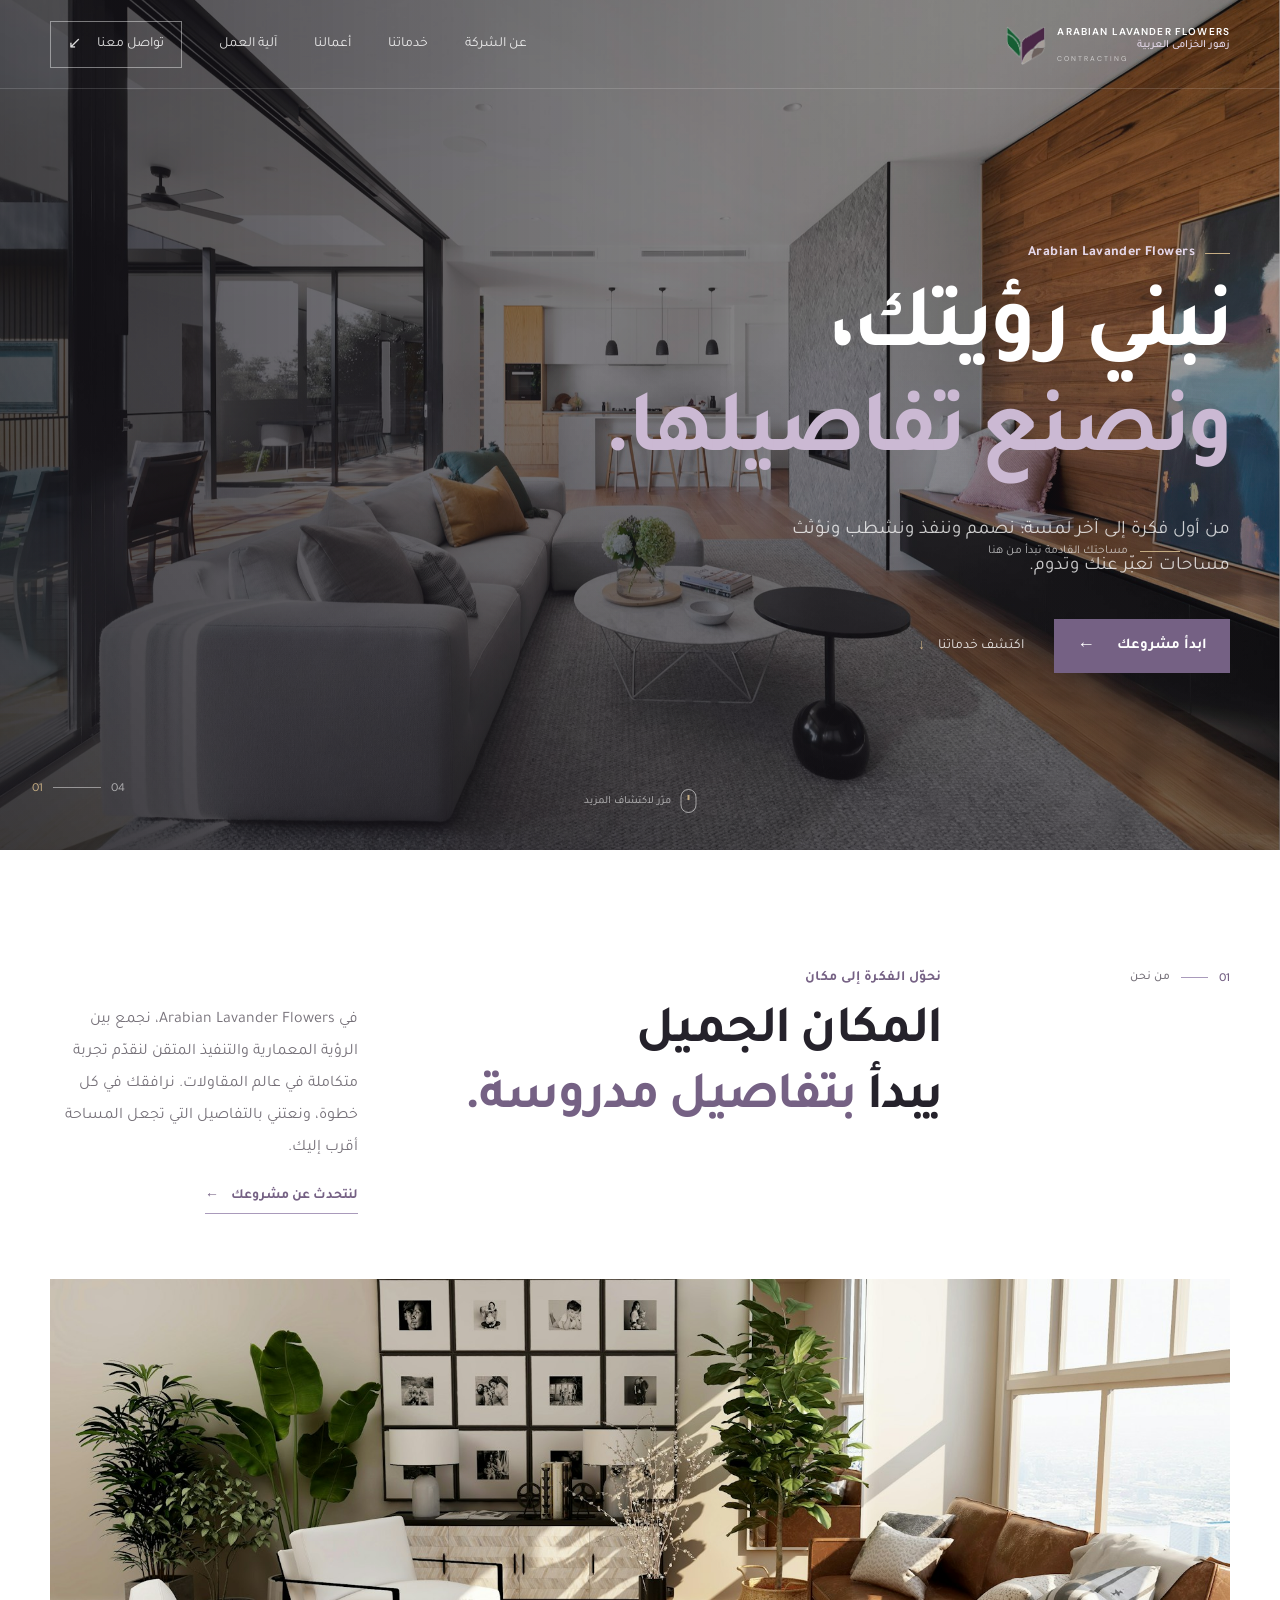
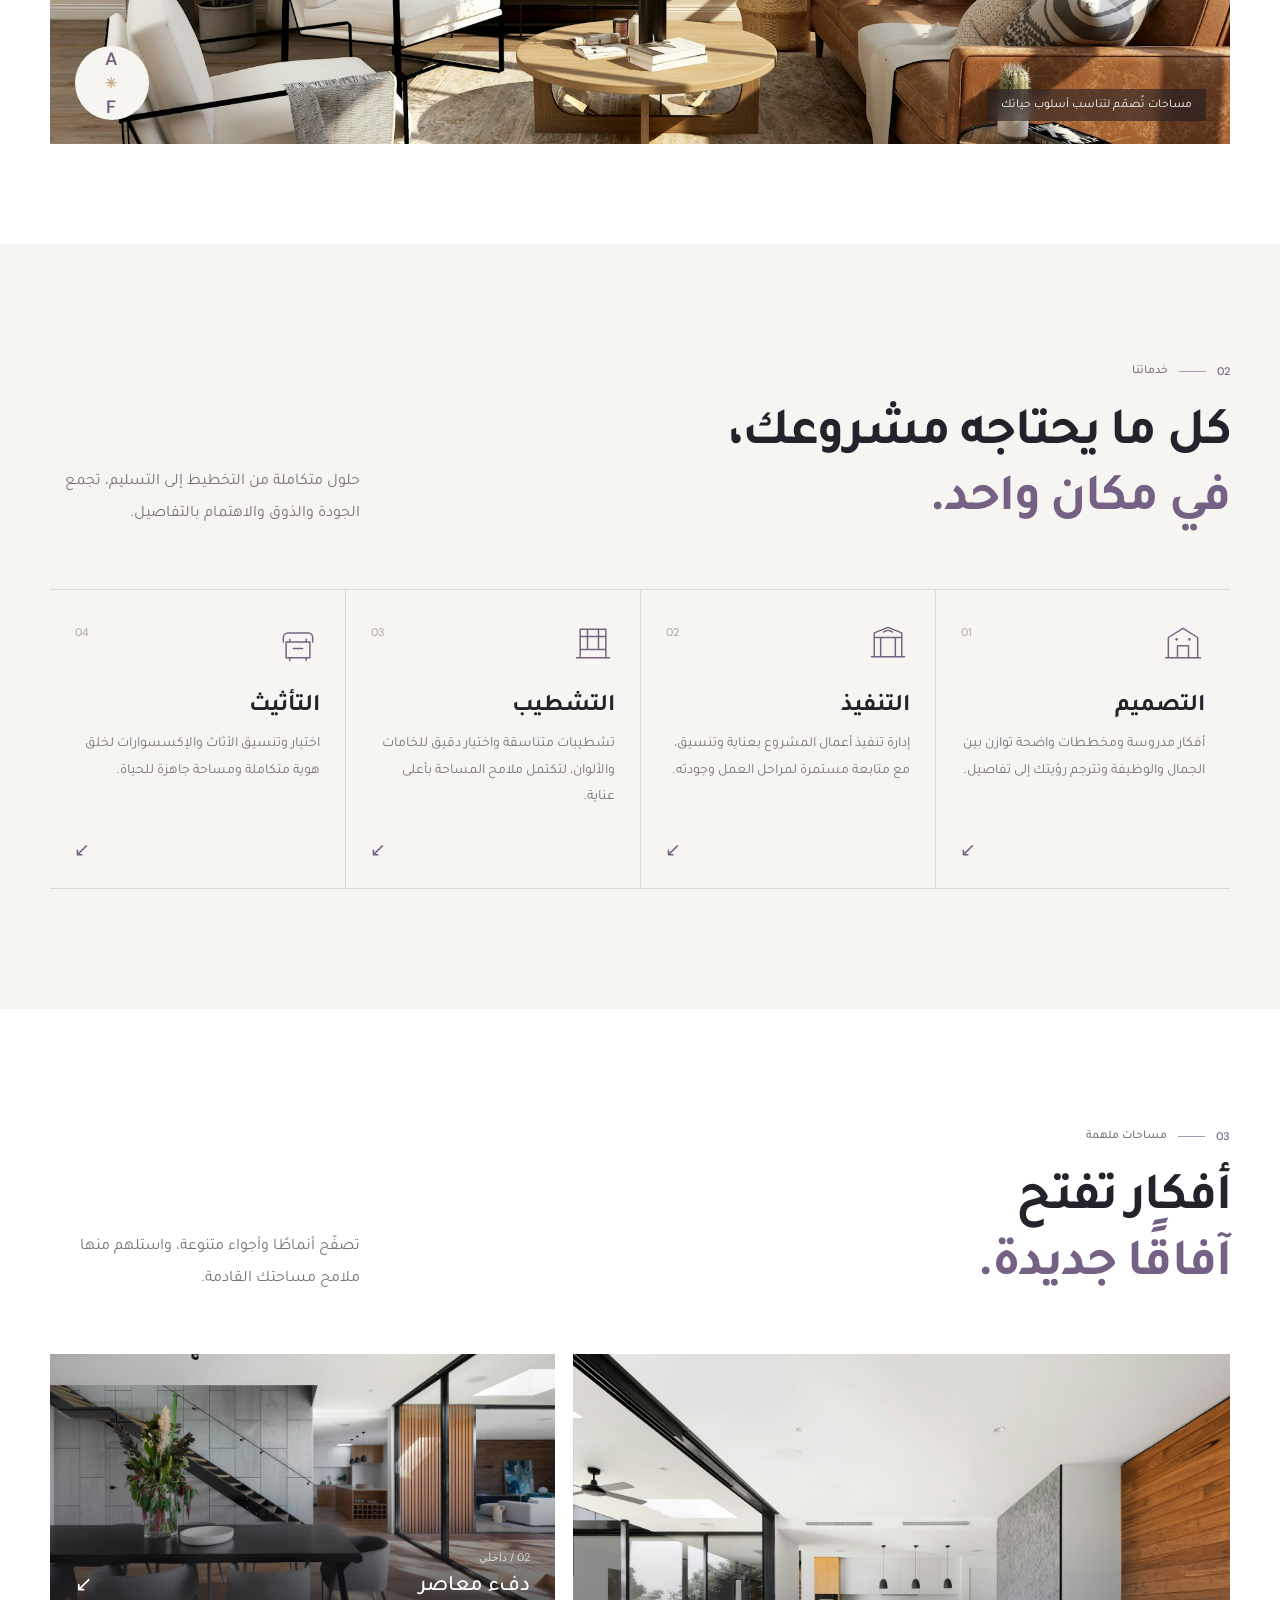
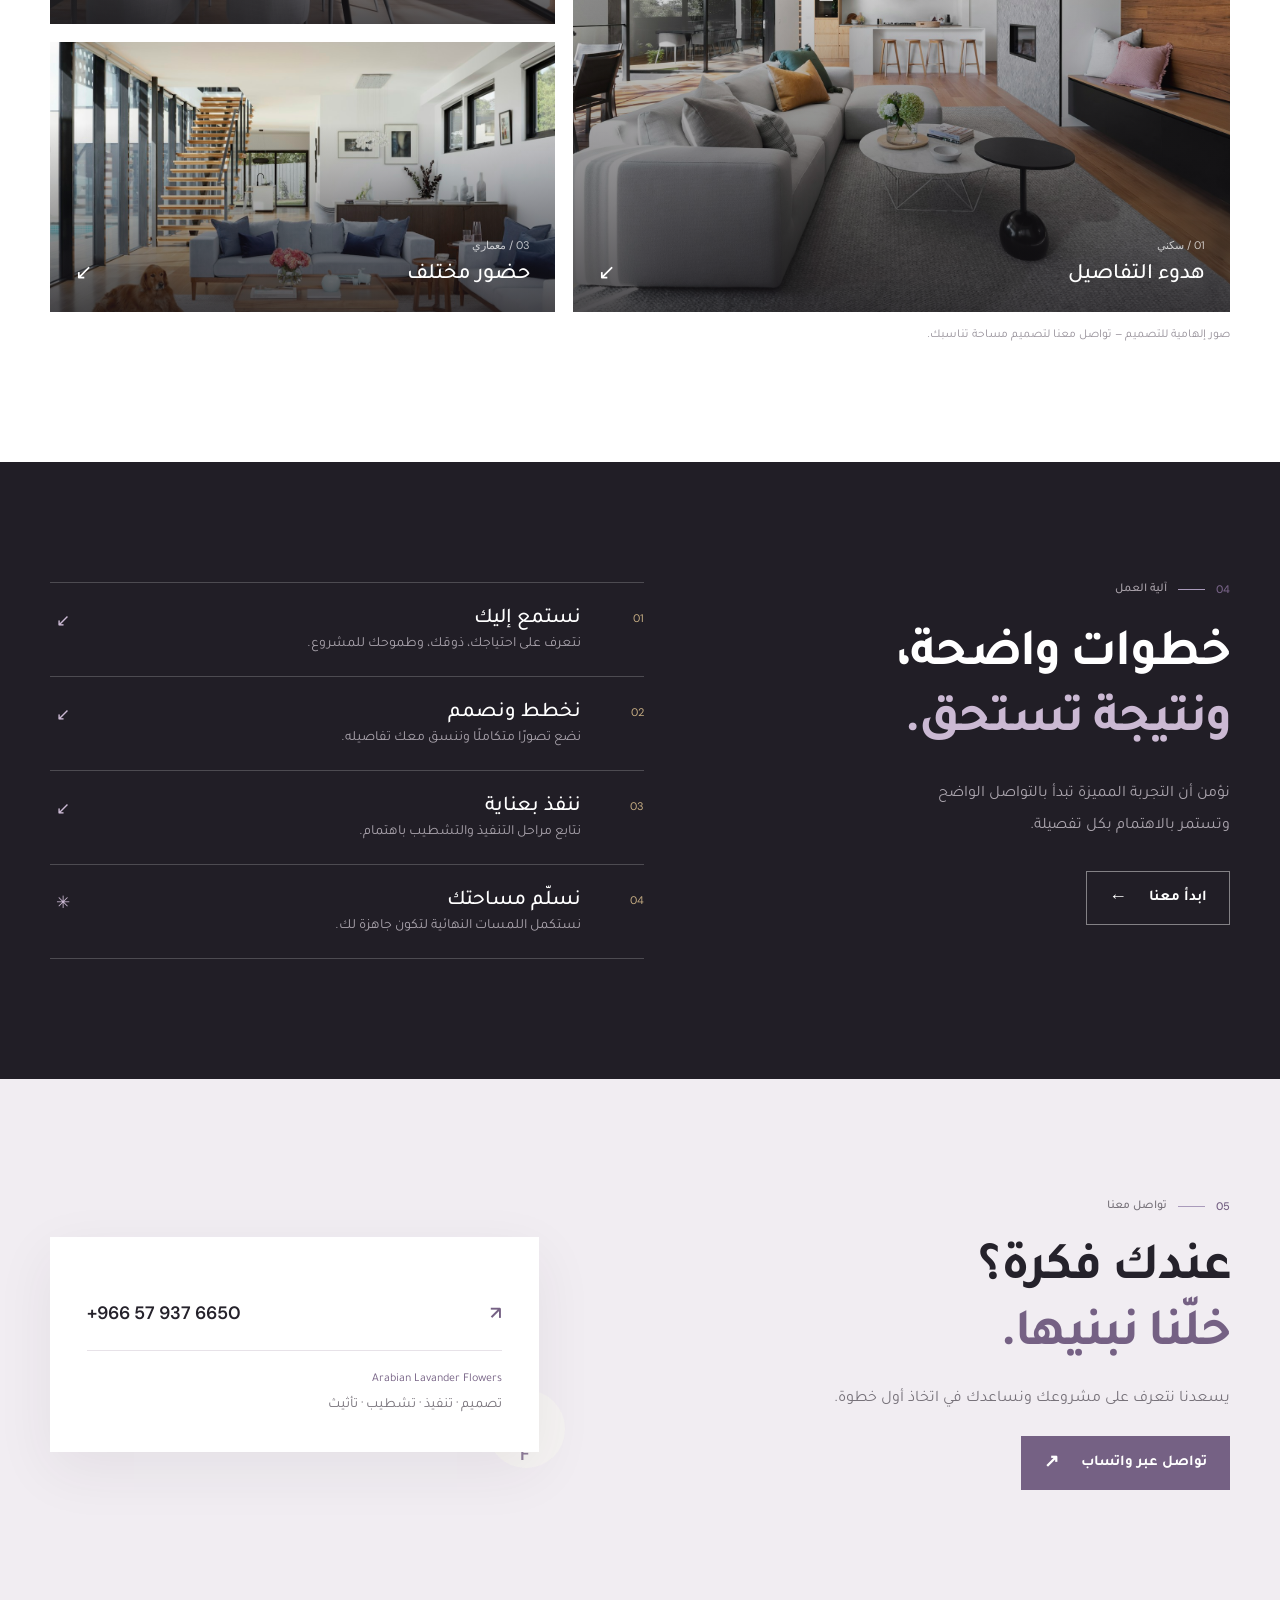
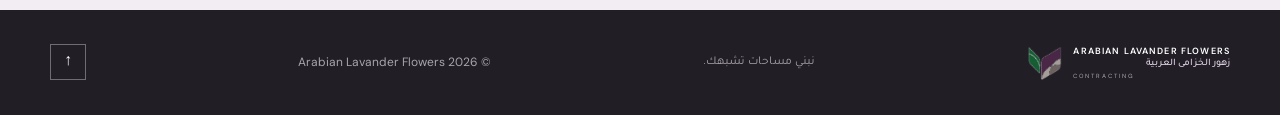
<file: index.html>
<!DOCTYPE html>
<html lang="ar" dir="rtl">
<head>
  <meta charset="UTF-8">
  <meta name="viewport" content="width=device-width, initial-scale=1.0">
  <meta name="theme-color" content="#201d27">
  <meta name="description" content="Arabian Lavander Flowers للمقاولات: تصميم وتنفيذ وتشطيب وتأثيث المساحات السكنية والتجارية.">
  <title>Arabian Lavander Flowers | زهور الخزامى العربية</title>
  <link rel="icon" type="image/png" href="images/brand-icon.png">
  <link rel="preconnect" href="https://fonts.googleapis.com">
  <link rel="preconnect" href="https://fonts.gstatic.com" crossorigin>
  <link href="https://fonts.googleapis.com/css2?family=DM+Sans:wght@400;500;600;700&family=Tajawal:wght@400;500;600;700;800&display=swap" rel="stylesheet">
  <link rel="stylesheet" href="Arabian Lavander Flowers.css">
</head>
<body>
  <header class="site-header" id="top">
    <div class="container header-inner">
      <a class="brand" href="#top" aria-label="Arabian Lavander Flowers - الصفحة الرئيسية">
        <img class="brand-mark" src="images/brand-icon.png" alt="">
        <span class="brand-copy"><strong>ARABIAN LAVANDER FLOWERS</strong><small lang="ar" dir="rtl">زهور الخزامى العربية</small><span class="brand-descriptor">CONTRACTING</span></span>
      </a>
      <button class="menu-toggle" type="button" aria-label="فتح القائمة" aria-expanded="false" aria-controls="main-nav">
        <span></span><span></span><span></span>
      </button>
      <nav class="main-nav" id="main-nav" aria-label="القائمة الرئيسية">
        <a href="#about">عن الشركة</a>
        <a href="#services">خدماتنا</a>
        <a href="#inspiration">أعمالنا</a>
        <a href="#process">آلية العمل</a>
        <a class="nav-contact" href="#contact">تواصل معنا <span aria-hidden="true">↙</span></a>
      </nav>
    </div>
  </header>

  <main>
    <section class="hero">
      <div class="hero-image" role="img" aria-label="واجهة معمارية عصرية بإضاءة دافئة"></div>
      <div class="hero-shade"></div>
      <div class="container hero-content">
        <p class="eyebrow hero-eyebrow"><span></span> Arabian Lavander Flowers</p>
        <h1>نبني رؤيتك،<br><em>ونصنع تفاصيلها.</em></h1>
        <p class="hero-description">من أول فكرة إلى آخر لمسة؛ نصمم وننفذ ونشطب ونؤثث مساحات تعبّر عنك وتدوم.</p>
        <div class="hero-actions">
          <a class="button button-primary" href="#contact">ابدأ مشروعك <span aria-hidden="true">←</span></a>
          <a class="text-link" href="#services">اكتشف خدماتنا <span aria-hidden="true">↓</span></a>
        </div>
        <div class="hero-note"><span class="note-line"></span><span>مساحتك القادمة تبدأ من هنا</span></div>
      </div>
      <div class="hero-index"><span>01</span><i></i><span>04</span></div>
      <a class="scroll-cue" href="#about"><span></span> مرّر لاكتشاف المزيد</a>
    </section>

    <section class="intro section-pad" id="about">
      <div class="container intro-grid">
        <div class="section-label reveal"><span>01</span><span class="label-rule"></span><span>من نحن</span></div>
        <div class="intro-copy reveal">
          <p class="eyebrow">نحوّل الفكرة إلى مكان</p>
          <h2>المكان الجميل<br>يبدأ <em>بتفاصيل مدروسة.</em></h2>
        </div>
        <div class="intro-aside reveal">
          <p>في Arabian Lavander Flowers، نجمع بين الرؤية المعمارية والتنفيذ المتقن لنقدّم تجربة متكاملة في عالم المقاولات. نرافقك في كل خطوة، ونعتني بالتفاصيل التي تجعل المساحة أقرب إليك.</p>
          <a class="underlined-link" href="#contact">لنتحدث عن مشروعك <span aria-hidden="true">←</span></a>
        </div>
      </div>
      <div class="container intro-image-wrap reveal">
        <img src="images/intro-interior.jpg" alt="مساحة داخلية عصرية بتصميم هادئ" loading="lazy">
        <span class="image-caption">مساحات تُصمّم لتناسب أسلوب حياتك</span>
        <span class="image-stamp" aria-hidden="true">A<span>✳</span>F</span>
      </div>
    </section>

    <section class="services section-pad" id="services">
      <div class="container">
        <div class="section-heading reveal">
          <div>
            <div class="section-label"><span>02</span><span class="label-rule"></span><span>خدماتنا</span></div>
            <h2>كل ما يحتاجه مشروعك،<br><em>في مكان واحد.</em></h2>
          </div>
          <p>حلول متكاملة من التخطيط إلى التسليم، تجمع الجودة والذوق والاهتمام بالتفاصيل.</p>
        </div>
        <div class="service-grid">
          <article class="service-card reveal">
            <span class="service-number">01</span>
            <span class="service-icon" aria-hidden="true"><svg viewBox="0 0 48 48" fill="none"><path d="M8 40V18L24 8l16 10v22M18 40V27h12v13M5 40h38" stroke="currentColor" stroke-width="1.6" stroke-linecap="round" stroke-linejoin="round"/><path d="M17 20h.01M31 20h.01" stroke="currentColor" stroke-width="3" stroke-linecap="round"/></svg></span>
            <h3>التصميم</h3>
            <p>أفكار مدروسة ومخططات واضحة توازن بين الجمال والوظيفة وتترجم رؤيتك إلى تفاصيل.</p>
            <a href="#contact" aria-label="استفسر عن خدمة التصميم">↙</a>
          </article>
          <article class="service-card reveal">
            <span class="service-number">02</span>
            <span class="service-icon" aria-hidden="true"><svg viewBox="0 0 48 48" fill="none"><path d="M9 39V13l15-6 15 6v26M9 18h30M16 18v21m16-21v21M6 39h36" stroke="currentColor" stroke-width="1.6" stroke-linecap="round" stroke-linejoin="round"/><path d="m19 12 5-2 5 2" stroke="currentColor" stroke-width="1.6" stroke-linecap="round"/></svg></span>
            <h3>التنفيذ</h3>
            <p>إدارة تنفيذ أعمال المشروع بعناية وتنسيق، مع متابعة مستمرة لمراحل العمل وجودته.</p>
            <a href="#contact" aria-label="استفسر عن خدمة التنفيذ">↙</a>
          </article>
          <article class="service-card reveal">
            <span class="service-number">03</span>
            <span class="service-icon" aria-hidden="true"><svg viewBox="0 0 48 48" fill="none"><path d="M10 40V9h28v31M10 17h28M10 31h28M18 17v14m12-14v14M6 40h36" stroke="currentColor" stroke-width="1.6" stroke-linecap="round" stroke-linejoin="round"/><path d="M18 9v8m12-8v8" stroke="currentColor" stroke-width="1.6"/></svg></span>
            <h3>التشطيب</h3>
            <p>تشطيبات متناسقة واختيار دقيق للخامات والألوان، لتكتمل ملامح المساحة بأعلى عناية.</p>
            <a href="#contact" aria-label="استفسر عن خدمة التشطيب">↙</a>
          </article>
          <article class="service-card reveal">
            <span class="service-number">04</span>
            <span class="service-icon" aria-hidden="true"><svg viewBox="0 0 48 48" fill="none"><path d="M11 23h26v17H11V23Zm-3 0v-5a5 5 0 0 1 5-5h22a5 5 0 0 1 5 5v5M15 40v3m18-3v3M15 23v-3m18 3v-3" stroke="currentColor" stroke-width="1.6" stroke-linecap="round" stroke-linejoin="round"/><path d="M19 30h10" stroke="currentColor" stroke-width="1.6" stroke-linecap="round"/></svg></span>
            <h3>التأثيث</h3>
            <p>اختيار وتنسيق الأثاث والإكسسوارات لخلق هوية متكاملة ومساحة جاهزة للحياة.</p>
            <a href="#contact" aria-label="استفسر عن خدمة التأثيث">↙</a>
          </article>
        </div>
      </div>
    </section>

    <section class="inspiration section-pad" id="inspiration">
      <div class="container">
        <div class="section-heading reveal">
          <div>
            <div class="section-label"><span>03</span><span class="label-rule"></span><span>مساحات ملهمة</span></div>
            <h2>أفكار تفتح<br><em>آفاقًا جديدة.</em></h2>
          </div>
          <p>تصفّح أنماطًا وأجواء متنوعة، واستلهم منها ملامح مساحتك القادمة.</p>
        </div>
        <div class="gallery-grid">
          <article class="gallery-card gallery-large reveal">
            <img src="images/hero-interior.jpg" alt="تصميم داخلي أنيق بخامات طبيعية" loading="lazy">
            <div class="gallery-overlay"><span>01 / سكني</span><h3>هدوء التفاصيل</h3><span class="gallery-arrow">↙</span></div>
          </article>
          <article class="gallery-card reveal">
            <img src="images/gallery-living-room.jpg" alt="تصميم غرفة معيشة معاصرة" loading="lazy">
            <div class="gallery-overlay"><span>02 / داخلي</span><h3>دفء معاصر</h3><span class="gallery-arrow">↙</span></div>
          </article>
          <article class="gallery-card reveal">
            <img src="images/gallery-exterior.jpg" alt="واجهة منزل عصرية" loading="lazy">
            <div class="gallery-overlay"><span>03 / معماري</span><h3>حضور مختلف</h3><span class="gallery-arrow">↙</span></div>
          </article>
        </div>
        <p class="gallery-note">صور إلهامية للتصميم — تواصل معنا لتصميم مساحة تناسبك.</p>
      </div>
    </section>

    <section class="process section-pad" id="process">
      <div class="container process-layout">
        <div class="process-heading reveal">
          <div class="section-label"><span>04</span><span class="label-rule"></span><span>آلية العمل</span></div>
          <h2>خطوات واضحة،<br><em>ونتيجة تستحق.</em></h2>
          <p>نؤمن أن التجربة المميزة تبدأ بالتواصل الواضح وتستمر بالاهتمام بكل تفصيلة.</p>
          <a class="button button-outline" href="#contact">ابدأ معنا <span aria-hidden="true">←</span></a>
        </div>
        <div class="process-steps">
          <article class="process-step reveal"><span>01</span><div><h3>نستمع إليك</h3><p>نتعرف على احتياجك، ذوقك، وطموحك للمشروع.</p></div><i aria-hidden="true">↙</i></article>
          <article class="process-step reveal"><span>02</span><div><h3>نخطط ونصمم</h3><p>نضع تصورًا متكاملًا وننسق معك تفاصيله.</p></div><i aria-hidden="true">↙</i></article>
          <article class="process-step reveal"><span>03</span><div><h3>ننفذ بعناية</h3><p>نتابع مراحل التنفيذ والتشطيب باهتمام.</p></div><i aria-hidden="true">↙</i></article>
          <article class="process-step reveal"><span>04</span><div><h3>نسلّم مساحتك</h3><p>نستكمل اللمسات النهائية لتكون جاهزة لك.</p></div><i aria-hidden="true">✳</i></article>
        </div>
      </div>
    </section>

    <section class="contact section-pad" id="contact">
      <div class="container contact-wrap reveal">
        <div class="contact-copy">
          <div class="section-label"><span>05</span><span class="label-rule"></span><span>تواصل معنا</span></div>
          <h2>عندك فكرة؟<br><em>خلّنا نبنيها.</em></h2>
          <p>يسعدنا نتعرف على مشروعك ونساعدك في اتخاذ أول خطوة.</p>
          <a class="button button-primary" href="https://wa.me/966579376650" target="_blank" rel="noopener noreferrer">تواصل عبر واتساب <span aria-hidden="true">↗</span></a>
        </div>
        <div class="contact-card">
          <a class="phone-link" href="tel:+966579376650" dir="ltr">+966 57 937 6650 <span aria-hidden="true">↗</span></a>
          <div class="contact-divider"></div>
          <span class="contact-card-label">Arabian Lavander Flowers</span>
          <span class="contact-tagline">تصميم · تنفيذ · تشطيب · تأثيث</span>
        </div>
        <span class="contact-decoration" aria-hidden="true">A<span>✳</span>F</span>
      </div>
    </section>
  </main>

  <footer class="site-footer">
    <div class="container footer-inner">
      <a class="brand footer-brand" href="#top">
        <img class="brand-mark" src="images/brand-icon.png" alt="">
        <span class="brand-copy"><strong>ARABIAN LAVANDER FLOWERS</strong><small lang="ar" dir="rtl">زهور الخزامى العربية</small><span class="brand-descriptor">CONTRACTING</span></span>
      </a>
      <span class="footer-caption">نبني مساحات تشبهك.</span>
      <span class="copyright">© <span id="year"></span> Arabian Lavander Flowers</span>
      <a class="back-top" href="#top" aria-label="العودة للأعلى">↑</a>
    </div>
  </footer>

  <script src="Arabian Lavander Flowers.js" defer></script>
</body>
</html>
</file>
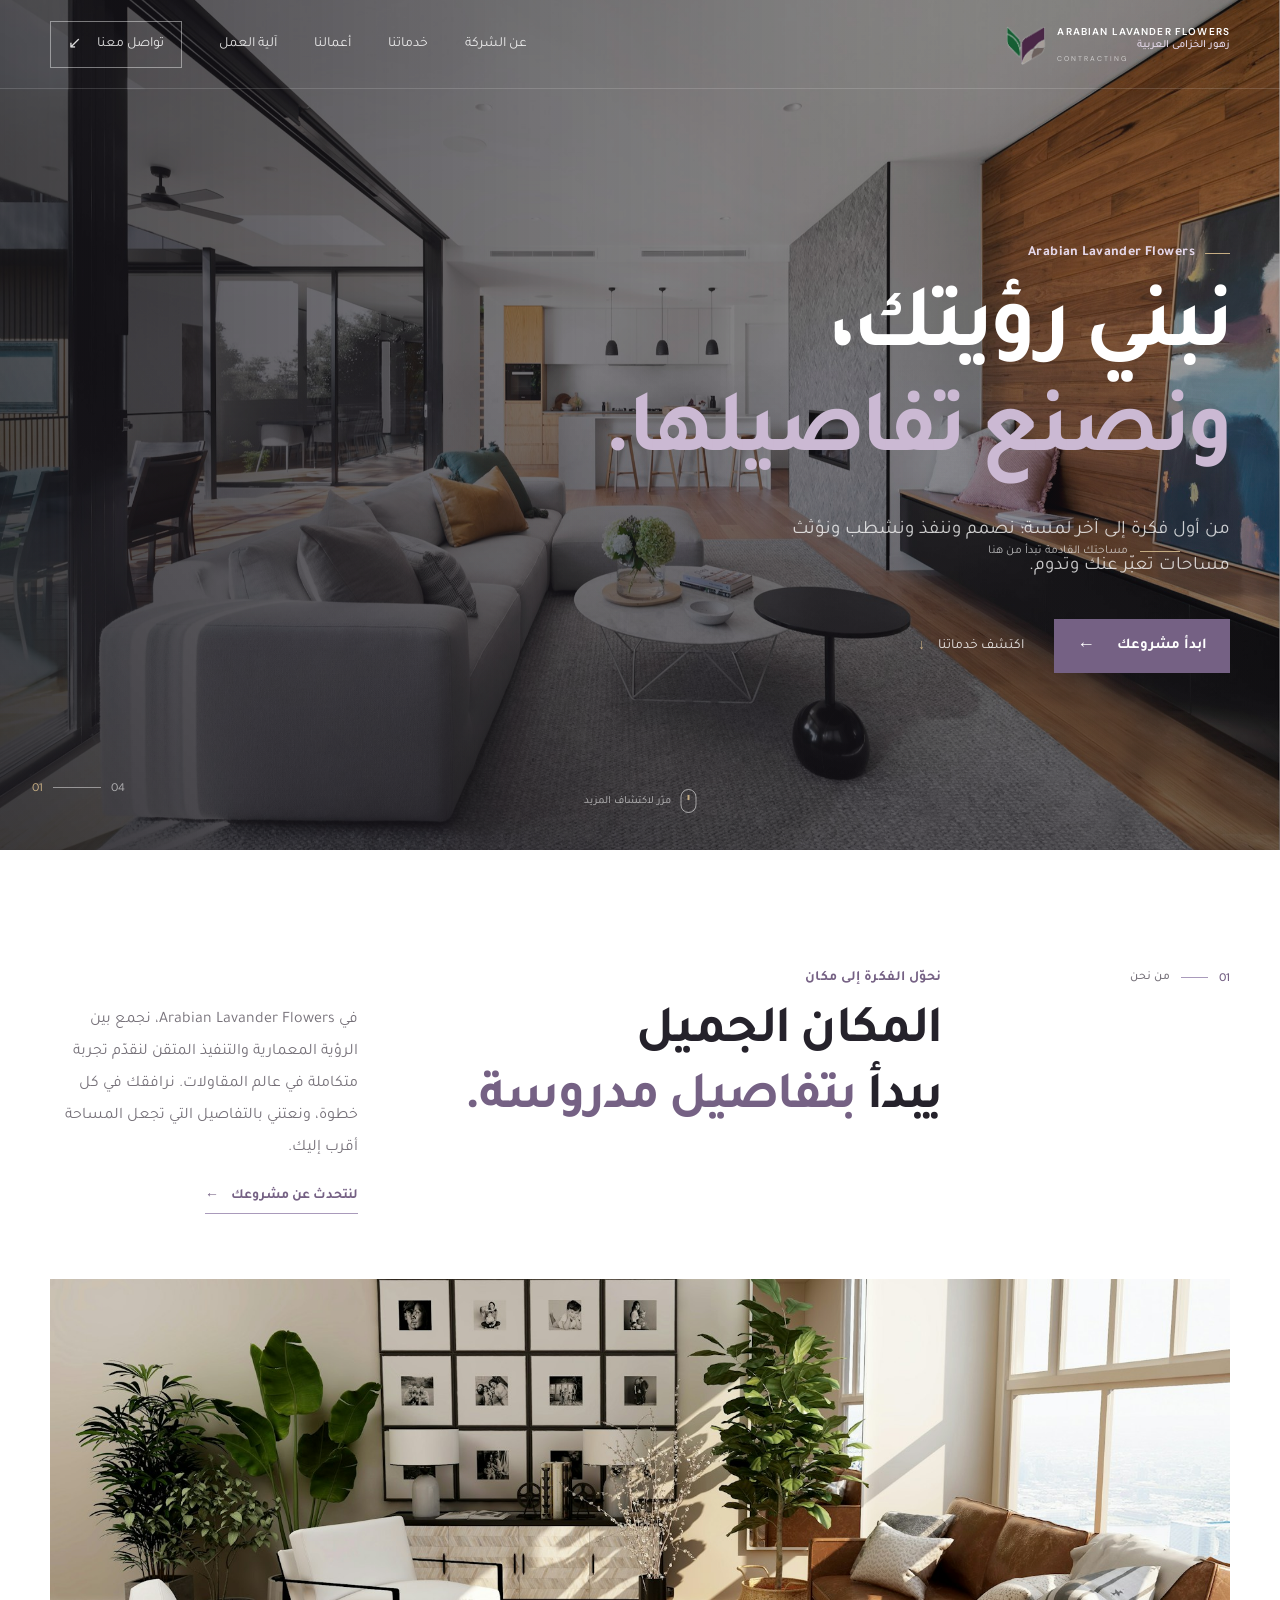
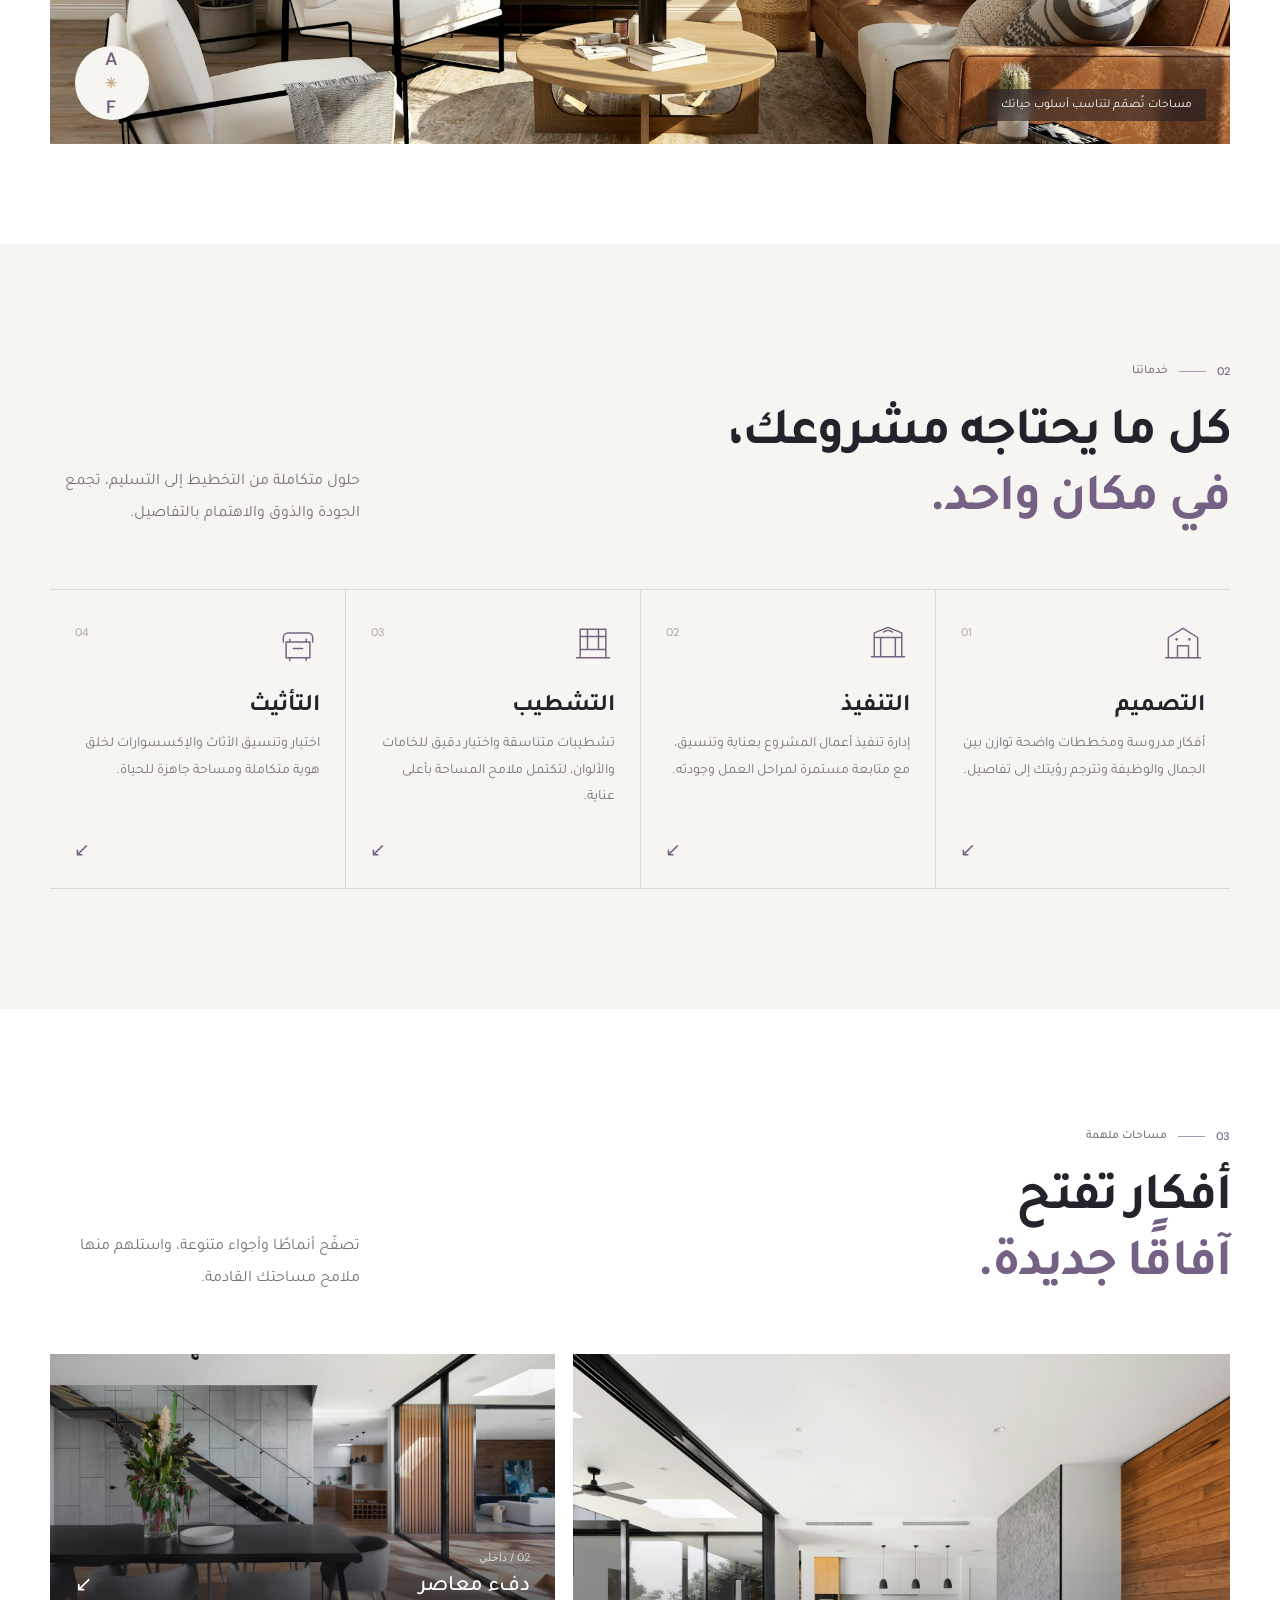
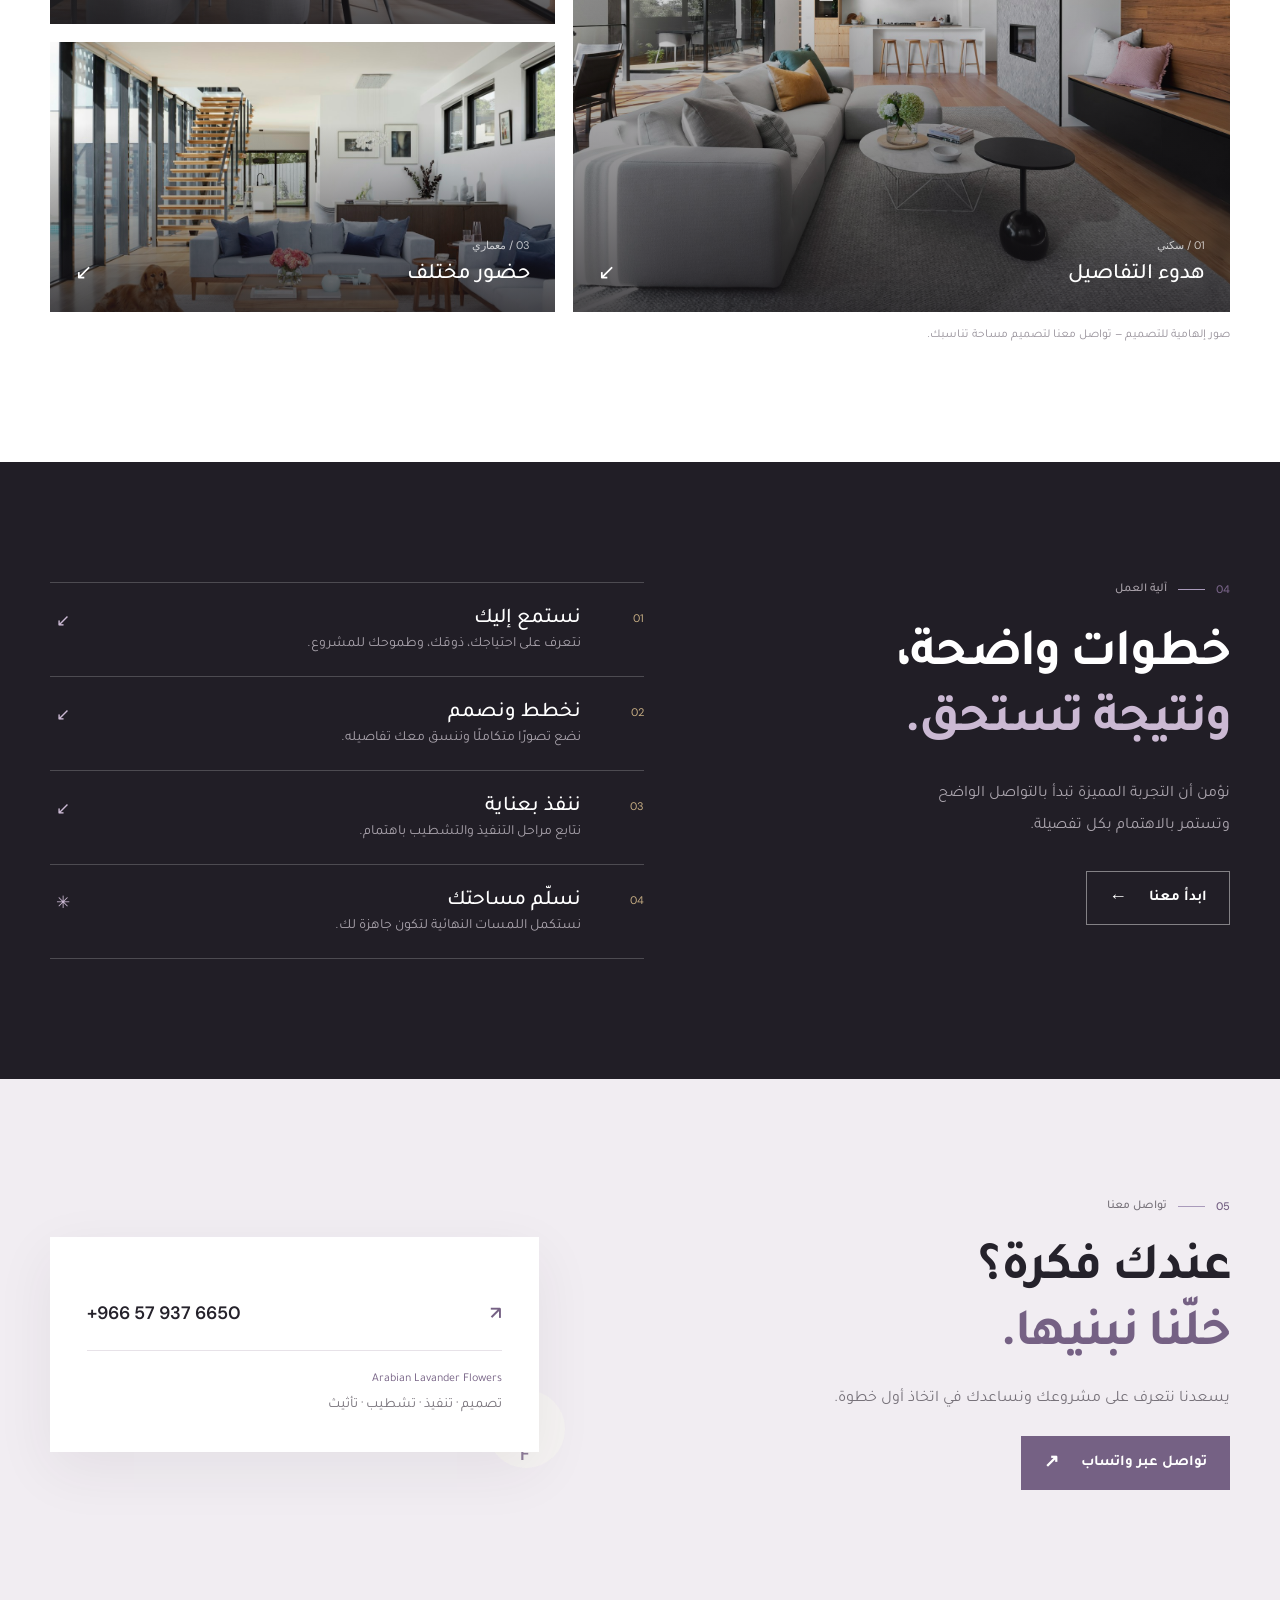
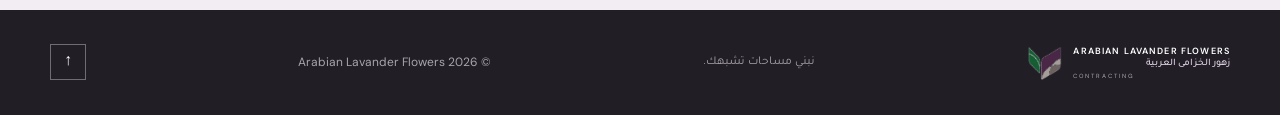
<file: Arabian Lavander Flowers.html>
<!DOCTYPE html>
<html lang="ar" dir="rtl">
<head>
  <meta charset="UTF-8">
  <meta name="viewport" content="width=device-width, initial-scale=1.0">
  <meta name="theme-color" content="#201d27">
  <meta name="description" content="Arabian Lavander Flowers للمقاولات: تصميم وتنفيذ وتشطيب وتأثيث المساحات السكنية والتجارية.">
  <title>Arabian Lavander Flowers | زهور الخزامى العربية</title>
  <link rel="icon" type="image/png" href="images/brand-icon.png">
  <link rel="preconnect" href="https://fonts.googleapis.com">
  <link rel="preconnect" href="https://fonts.gstatic.com" crossorigin>
  <link href="https://fonts.googleapis.com/css2?family=DM+Sans:wght@400;500;600;700&family=Tajawal:wght@400;500;600;700;800&display=swap" rel="stylesheet">
  <link rel="stylesheet" href="Arabian Lavander Flowers.css">
</head>
<body>
  <header class="site-header" id="top">
    <div class="container header-inner">
      <a class="brand" href="#top" aria-label="Arabian Lavander Flowers - الصفحة الرئيسية">
        <img class="brand-mark" src="images/brand-icon.png" alt="">
        <span class="brand-copy"><strong>ARABIAN LAVANDER FLOWERS</strong><small lang="ar" dir="rtl">زهور الخزامى العربية</small><span class="brand-descriptor">CONTRACTING</span></span>
      </a>
      <button class="menu-toggle" type="button" aria-label="فتح القائمة" aria-expanded="false" aria-controls="main-nav">
        <span></span><span></span><span></span>
      </button>
      <nav class="main-nav" id="main-nav" aria-label="القائمة الرئيسية">
        <a href="#about">عن الشركة</a>
        <a href="#services">خدماتنا</a>
        <a href="#inspiration">أعمالنا</a>
        <a href="#process">آلية العمل</a>
        <a class="nav-contact" href="#contact">تواصل معنا <span aria-hidden="true">↙</span></a>
      </nav>
    </div>
  </header>

  <main>
    <section class="hero">
      <div class="hero-image" role="img" aria-label="واجهة معمارية عصرية بإضاءة دافئة"></div>
      <div class="hero-shade"></div>
      <div class="container hero-content">
        <p class="eyebrow hero-eyebrow"><span></span> Arabian Lavander Flowers</p>
        <h1>نبني رؤيتك،<br><em>ونصنع تفاصيلها.</em></h1>
        <p class="hero-description">من أول فكرة إلى آخر لمسة؛ نصمم وننفذ ونشطب ونؤثث مساحات تعبّر عنك وتدوم.</p>
        <div class="hero-actions">
          <a class="button button-primary" href="#contact">ابدأ مشروعك <span aria-hidden="true">←</span></a>
          <a class="text-link" href="#services">اكتشف خدماتنا <span aria-hidden="true">↓</span></a>
        </div>
        <div class="hero-note"><span class="note-line"></span><span>مساحتك القادمة تبدأ من هنا</span></div>
      </div>
      <div class="hero-index"><span>01</span><i></i><span>04</span></div>
      <a class="scroll-cue" href="#about"><span></span> مرّر لاكتشاف المزيد</a>
    </section>

    <section class="intro section-pad" id="about">
      <div class="container intro-grid">
        <div class="section-label reveal"><span>01</span><span class="label-rule"></span><span>من نحن</span></div>
        <div class="intro-copy reveal">
          <p class="eyebrow">نحوّل الفكرة إلى مكان</p>
          <h2>المكان الجميل<br>يبدأ <em>بتفاصيل مدروسة.</em></h2>
        </div>
        <div class="intro-aside reveal">
          <p>في Arabian Lavander Flowers، نجمع بين الرؤية المعمارية والتنفيذ المتقن لنقدّم تجربة متكاملة في عالم المقاولات. نرافقك في كل خطوة، ونعتني بالتفاصيل التي تجعل المساحة أقرب إليك.</p>
          <a class="underlined-link" href="#contact">لنتحدث عن مشروعك <span aria-hidden="true">←</span></a>
        </div>
      </div>
      <div class="container intro-image-wrap reveal">
        <img src="images/intro-interior.jpg" alt="مساحة داخلية عصرية بتصميم هادئ" loading="lazy">
        <span class="image-caption">مساحات تُصمّم لتناسب أسلوب حياتك</span>
        <span class="image-stamp" aria-hidden="true">A<span>✳</span>F</span>
      </div>
    </section>

    <section class="services section-pad" id="services">
      <div class="container">
        <div class="section-heading reveal">
          <div>
            <div class="section-label"><span>02</span><span class="label-rule"></span><span>خدماتنا</span></div>
            <h2>كل ما يحتاجه مشروعك،<br><em>في مكان واحد.</em></h2>
          </div>
          <p>حلول متكاملة من التخطيط إلى التسليم، تجمع الجودة والذوق والاهتمام بالتفاصيل.</p>
        </div>
        <div class="service-grid">
          <article class="service-card reveal">
            <span class="service-number">01</span>
            <span class="service-icon" aria-hidden="true"><svg viewBox="0 0 48 48" fill="none"><path d="M8 40V18L24 8l16 10v22M18 40V27h12v13M5 40h38" stroke="currentColor" stroke-width="1.6" stroke-linecap="round" stroke-linejoin="round"/><path d="M17 20h.01M31 20h.01" stroke="currentColor" stroke-width="3" stroke-linecap="round"/></svg></span>
            <h3>التصميم</h3>
            <p>أفكار مدروسة ومخططات واضحة توازن بين الجمال والوظيفة وتترجم رؤيتك إلى تفاصيل.</p>
            <a href="#contact" aria-label="استفسر عن خدمة التصميم">↙</a>
          </article>
          <article class="service-card reveal">
            <span class="service-number">02</span>
            <span class="service-icon" aria-hidden="true"><svg viewBox="0 0 48 48" fill="none"><path d="M9 39V13l15-6 15 6v26M9 18h30M16 18v21m16-21v21M6 39h36" stroke="currentColor" stroke-width="1.6" stroke-linecap="round" stroke-linejoin="round"/><path d="m19 12 5-2 5 2" stroke="currentColor" stroke-width="1.6" stroke-linecap="round"/></svg></span>
            <h3>التنفيذ</h3>
            <p>إدارة تنفيذ أعمال المشروع بعناية وتنسيق، مع متابعة مستمرة لمراحل العمل وجودته.</p>
            <a href="#contact" aria-label="استفسر عن خدمة التنفيذ">↙</a>
          </article>
          <article class="service-card reveal">
            <span class="service-number">03</span>
            <span class="service-icon" aria-hidden="true"><svg viewBox="0 0 48 48" fill="none"><path d="M10 40V9h28v31M10 17h28M10 31h28M18 17v14m12-14v14M6 40h36" stroke="currentColor" stroke-width="1.6" stroke-linecap="round" stroke-linejoin="round"/><path d="M18 9v8m12-8v8" stroke="currentColor" stroke-width="1.6"/></svg></span>
            <h3>التشطيب</h3>
            <p>تشطيبات متناسقة واختيار دقيق للخامات والألوان، لتكتمل ملامح المساحة بأعلى عناية.</p>
            <a href="#contact" aria-label="استفسر عن خدمة التشطيب">↙</a>
          </article>
          <article class="service-card reveal">
            <span class="service-number">04</span>
            <span class="service-icon" aria-hidden="true"><svg viewBox="0 0 48 48" fill="none"><path d="M11 23h26v17H11V23Zm-3 0v-5a5 5 0 0 1 5-5h22a5 5 0 0 1 5 5v5M15 40v3m18-3v3M15 23v-3m18 3v-3" stroke="currentColor" stroke-width="1.6" stroke-linecap="round" stroke-linejoin="round"/><path d="M19 30h10" stroke="currentColor" stroke-width="1.6" stroke-linecap="round"/></svg></span>
            <h3>التأثيث</h3>
            <p>اختيار وتنسيق الأثاث والإكسسوارات لخلق هوية متكاملة ومساحة جاهزة للحياة.</p>
            <a href="#contact" aria-label="استفسر عن خدمة التأثيث">↙</a>
          </article>
        </div>
      </div>
    </section>

    <section class="inspiration section-pad" id="inspiration">
      <div class="container">
        <div class="section-heading reveal">
          <div>
            <div class="section-label"><span>03</span><span class="label-rule"></span><span>مساحات ملهمة</span></div>
            <h2>أفكار تفتح<br><em>آفاقًا جديدة.</em></h2>
          </div>
          <p>تصفّح أنماطًا وأجواء متنوعة، واستلهم منها ملامح مساحتك القادمة.</p>
        </div>
        <div class="gallery-grid">
          <article class="gallery-card gallery-large reveal">
            <img src="images/hero-interior.jpg" alt="تصميم داخلي أنيق بخامات طبيعية" loading="lazy">
            <div class="gallery-overlay"><span>01 / سكني</span><h3>هدوء التفاصيل</h3><span class="gallery-arrow">↙</span></div>
          </article>
          <article class="gallery-card reveal">
            <img src="images/gallery-living-room.jpg" alt="تصميم غرفة معيشة معاصرة" loading="lazy">
            <div class="gallery-overlay"><span>02 / داخلي</span><h3>دفء معاصر</h3><span class="gallery-arrow">↙</span></div>
          </article>
          <article class="gallery-card reveal">
            <img src="images/gallery-exterior.jpg" alt="واجهة منزل عصرية" loading="lazy">
            <div class="gallery-overlay"><span>03 / معماري</span><h3>حضور مختلف</h3><span class="gallery-arrow">↙</span></div>
          </article>
        </div>
        <p class="gallery-note">صور إلهامية للتصميم — تواصل معنا لتصميم مساحة تناسبك.</p>
      </div>
    </section>

    <section class="process section-pad" id="process">
      <div class="container process-layout">
        <div class="process-heading reveal">
          <div class="section-label"><span>04</span><span class="label-rule"></span><span>آلية العمل</span></div>
          <h2>خطوات واضحة،<br><em>ونتيجة تستحق.</em></h2>
          <p>نؤمن أن التجربة المميزة تبدأ بالتواصل الواضح وتستمر بالاهتمام بكل تفصيلة.</p>
          <a class="button button-outline" href="#contact">ابدأ معنا <span aria-hidden="true">←</span></a>
        </div>
        <div class="process-steps">
          <article class="process-step reveal"><span>01</span><div><h3>نستمع إليك</h3><p>نتعرف على احتياجك، ذوقك، وطموحك للمشروع.</p></div><i aria-hidden="true">↙</i></article>
          <article class="process-step reveal"><span>02</span><div><h3>نخطط ونصمم</h3><p>نضع تصورًا متكاملًا وننسق معك تفاصيله.</p></div><i aria-hidden="true">↙</i></article>
          <article class="process-step reveal"><span>03</span><div><h3>ننفذ بعناية</h3><p>نتابع مراحل التنفيذ والتشطيب باهتمام.</p></div><i aria-hidden="true">↙</i></article>
          <article class="process-step reveal"><span>04</span><div><h3>نسلّم مساحتك</h3><p>نستكمل اللمسات النهائية لتكون جاهزة لك.</p></div><i aria-hidden="true">✳</i></article>
        </div>
      </div>
    </section>

    <section class="contact section-pad" id="contact">
      <div class="container contact-wrap reveal">
        <div class="contact-copy">
          <div class="section-label"><span>05</span><span class="label-rule"></span><span>تواصل معنا</span></div>
          <h2>عندك فكرة؟<br><em>خلّنا نبنيها.</em></h2>
          <p>يسعدنا نتعرف على مشروعك ونساعدك في اتخاذ أول خطوة.</p>
          <a class="button button-primary" href="https://wa.me/966579376650" target="_blank" rel="noopener noreferrer">تواصل عبر واتساب <span aria-hidden="true">↗</span></a>
        </div>
        <div class="contact-card">
          <a class="phone-link" href="tel:+966579376650" dir="ltr">+966 57 937 6650 <span aria-hidden="true">↗</span></a>
          <div class="contact-divider"></div>
          <span class="contact-card-label">Arabian Lavander Flowers</span>
          <span class="contact-tagline">تصميم · تنفيذ · تشطيب · تأثيث</span>
        </div>
        <span class="contact-decoration" aria-hidden="true">A<span>✳</span>F</span>
      </div>
    </section>
  </main>

  <footer class="site-footer">
    <div class="container footer-inner">
      <a class="brand footer-brand" href="#top">
        <img class="brand-mark" src="images/brand-icon.png" alt="">
        <span class="brand-copy"><strong>ARABIAN LAVANDER FLOWERS</strong><small lang="ar" dir="rtl">زهور الخزامى العربية</small><span class="brand-descriptor">CONTRACTING</span></span>
      </a>
      <span class="footer-caption">نبني مساحات تشبهك.</span>
      <span class="copyright">© <span id="year"></span> Arabian Lavander Flowers</span>
      <a class="back-top" href="#top" aria-label="العودة للأعلى">↑</a>
    </div>
  </footer>

  <script src="Arabian Lavander Flowers.js" defer></script>
</body>
</html>
</file>
<file: Arabian Lavander Flowers.css>
:root {
  color-scheme: light;
  --ink: #25222b;
  --muted: #77727a;
  --lavender: #a99abb;
  --lavender-deep: #756184;
  --cream: #f7f5f2;
  --paper: #fff;
  --line: #e7e2e8;
  --dark: #211e26;
  --gold: #c6ad83;
  --font-ar: 'Tajawal', sans-serif;
  --font-en: 'DM Sans', sans-serif;
}

* { box-sizing: border-box; }
html { scroll-behavior: smooth; scroll-padding-top: 88px; }
body { margin: 0; color: var(--ink); background: var(--paper); font-family: var(--font-ar); font-size: 16px; -webkit-font-smoothing: antialiased; }
body, button, a { font-family: var(--font-ar); }
a { color: inherit; text-decoration: none; }
button { color: inherit; }
img { display: block; max-width: 100%; }
.container { width: min(1180px, calc(100% - 64px)); margin-inline: auto; }
.section-pad { padding-block: 120px; }

.site-header { position: absolute; z-index: 20; inset: 0 0 auto; color: #fff; border-bottom: 1px solid rgb(255 255 255 / 15%); }
.header-inner { min-height: 88px; display: flex; align-items: center; justify-content: space-between; }
.brand { display: inline-flex; gap: 11px; align-items: center; direction: ltr; flex-shrink: 0; }
.brand-mark { width: 41px; height: 41px; color: var(--gold); }
.brand-mark svg { width: 100%; height: 100%; }
.brand-copy { display: grid; gap: 2px; color: #fff; font-family: var(--font-en); letter-spacing: 1.15px; }
.brand-copy strong { font-size: 10px; font-weight: 600; }
.brand-copy small { color: #e4d7e9; font-family: var(--font-ar); font-size: 11px; font-weight: 500; letter-spacing: 0; line-height: 1.1; }
.brand-descriptor { color: rgb(255 255 255 / 62%); font-size: 7px; letter-spacing: 2px; }
.main-nav { display: flex; align-items: center; gap: 37px; font-size: 14px; color: rgb(255 255 255 / 85%); }
.main-nav > a:not(.nav-contact) { transition: color .2s ease; }
.main-nav > a:not(.nav-contact):hover { color: var(--gold); }
.nav-contact { display: inline-flex; gap: 16px; align-items: center; padding: 11px 17px; border: 1px solid rgb(255 255 255 / 43%); transition: background .2s, color .2s; }
.nav-contact:hover { color: var(--dark); background: var(--gold); border-color: var(--gold); }
.nav-contact span { font-size: 16px; }
.menu-toggle { display: none; }

.hero { position: relative; min-height: 760px; min-height: min(850px, 100svh); display: flex; align-items: center; overflow: hidden; color: #fff; background: var(--dark); }
.hero-image, .hero-shade { position: absolute; inset: 0; }
.hero-image { background: url('images/hero-interior.jpg') center 53% / cover; animation: hero-zoom 16s ease-out both; }
.hero-shade { background: linear-gradient(90deg, rgb(24 22 28 / 76%) 0%, rgb(28 25 32 / 55%) 46%, rgb(24 22 28 / 32%) 100%), linear-gradient(0deg, rgb(25 22 28 / 36%), transparent 58%); }
.hero-content { position: relative; z-index: 1; padding-top: 68px; }
.eyebrow { margin: 0 0 18px; color: var(--lavender-deep); font-size: 14px; font-weight: 600; letter-spacing: .03em; }
.hero-eyebrow { display: flex; align-items: center; gap: 10px; color: #e4d7e9; }
.hero-eyebrow > span { width: 25px; height: 1px; background: var(--gold); }
h1, h2, h3, p { margin-top: 0; }
.hero h1 { margin-bottom: 22px; font-size: clamp(56px, 7vw, 91px); line-height: 1.18; letter-spacing: -.045em; font-weight: 600; }
.hero h1 em, h2 em { color: #cbb9d3; font-style: normal; }
.hero-description { max-width: 490px; margin-bottom: 34px; color: rgb(255 255 255 / 77%); font-size: 19px; line-height: 1.9; }
.hero-actions { display: flex; align-items: center; gap: 30px; }
.button { display: inline-flex; min-height: 54px; align-items: center; justify-content: center; gap: 22px; padding: 0 22px; font-size: 15px; font-weight: 600; transition: background .2s, color .2s, border-color .2s; }
.button span { font-size: 18px; transition: transform .2s; }
.button:hover span { transform: translateX(-4px); }
.button-primary { background: var(--lavender-deep); color: #fff; border: 1px solid var(--lavender-deep); }
.button-primary:hover { background: #665475; border-color: #665475; }
.text-link { display: inline-flex; align-items: center; gap: 13px; color: rgb(255 255 255 / 85%); font-size: 14px; }
.text-link span { color: var(--gold); }
.hero-note { position: absolute; top: 74%; right: min(calc((100vw - 1180px) / 2), 64px); display: flex; align-items: center; gap: 12px; color: rgb(255 255 255 / 68%); font-size: 12px; }
.note-line { display: block; width: 40px; height: 1px; background: var(--gold); }
.hero-index { position: absolute; z-index: 1; left: 32px; bottom: 56px; display: flex; align-items: center; gap: 10px; color: rgb(255 255 255 / 58%); direction: ltr; font: 11px var(--font-en); }
.hero-index span:first-child { color: var(--gold); }
.hero-index i { width: 48px; height: 1px; background: rgb(255 255 255 / 45%); }
.scroll-cue { position: absolute; right: 50%; bottom: 37px; display: flex; align-items: center; gap: 10px; color: rgb(255 255 255 / 65%); font-size: 11px; transform: translateX(50%); }
.scroll-cue span { width: 16px; height: 24px; border: 1px solid rgb(255 255 255 / 55%); border-radius: 12px; position: relative; }
.scroll-cue span::after { position: absolute; content: ''; width: 2px; height: 5px; background: var(--gold); top: 5px; right: 6px; animation: scroll-dot 1.4s ease-in-out infinite; }

.intro { padding-bottom: 100px; }
.intro-grid { display: grid; grid-template-columns: 1fr 2.15fr 1.2fr; gap: 32px; align-items: start; margin-bottom: 65px; }
.section-label { display: flex; align-items: center; gap: 11px; color: var(--muted); font-size: 12px; font-weight: 500; }
.section-label > span:first-child { color: var(--lavender-deep); font-family: var(--font-en); font-size: 11px; }
.label-rule { width: 27px; height: 1px; background: var(--lavender); }
.intro-copy .eyebrow { margin-bottom: 14px; }
h2 { margin-bottom: 0; font-size: clamp(37px, 4.1vw, 57px); line-height: 1.25; font-weight: 600; letter-spacing: -.035em; }
h2 em { color: var(--lavender-deep); }
.intro-aside { padding-top: 34px; }
.intro-aside p, .section-heading > p, .process-heading > p { margin: 0 0 22px; color: var(--muted); font-size: 16px; line-height: 2; }
.underlined-link { display: inline-flex; align-items: center; gap: 12px; padding-bottom: 7px; border-bottom: 1px solid var(--lavender); color: var(--lavender-deep); font-size: 14px; font-weight: 600; }
.intro-image-wrap { position: relative; height: 465px; overflow: hidden; background: var(--cream); }
.intro-image-wrap img { width: 100%; height: 100%; object-fit: cover; }
.image-caption { position: absolute; right: 24px; bottom: 23px; padding: 9px 14px; color: #fff; background: rgb(31 28 35 / 58%); font-size: 12px; backdrop-filter: blur(7px); }
.image-stamp, .contact-decoration { position: absolute; display: grid; place-items: center; color: var(--lavender-deep); background: var(--cream); border-radius: 50%; font: 600 18px var(--font-en); letter-spacing: 2px; }
.image-stamp { left: 25px; bottom: 24px; width: 74px; height: 74px; }
.image-stamp span, .contact-decoration span { color: var(--gold); font-size: 14px; }

.services { background: var(--cream); }
.section-heading { display: flex; justify-content: space-between; align-items: end; gap: 40px; margin-bottom: 55px; }
.section-heading .section-label { margin-bottom: 25px; }
.section-heading > p { max-width: 310px; margin-bottom: 4px; }
.service-grid { display: grid; grid-template-columns: repeat(4, 1fr); border-top: 1px solid #ded9df; border-bottom: 1px solid #ded9df; }
.service-card { position: relative; min-height: 298px; padding: 31px 25px 27px; border-left: 1px solid #ded9df; transition: background .25s, transform .25s; }
.service-card:last-child { border-left: 0; }
.service-card:hover { background: #fff; transform: translateY(-5px); }
.service-number { position: absolute; top: 35px; left: 25px; color: #a9a2aa; font: 11px var(--font-en); }
.service-icon { display: block; width: 44px; height: 44px; margin: 0 0 28px; color: var(--lavender-deep); }
.service-icon svg { width: 100%; height: 100%; }
.service-card h3 { margin-bottom: 9px; font-size: 24px; font-weight: 600; }
.service-card p { margin-bottom: 0; color: var(--muted); font-size: 14px; line-height: 1.9; }
.service-card > a { position: absolute; left: 24px; bottom: 23px; color: var(--lavender-deep); font-size: 19px; }

.inspiration { background: #fff; }
.gallery-grid { display: grid; grid-template-columns: 1.3fr 1fr; grid-template-rows: 270px 270px; gap: 18px; }
.gallery-card { position: relative; overflow: hidden; background: var(--cream); }
.gallery-large { grid-row: span 2; }
.gallery-card img { width: 100%; height: 100%; object-fit: cover; transition: transform .65s cubic-bezier(.2,.65,.3,1); }
.gallery-card:hover img { transform: scale(1.045); }
.gallery-card::after { position: absolute; inset: 30% 0 0; content: ''; background: linear-gradient(0deg, rgb(23 21 25 / 76%), transparent); }
.gallery-overlay { position: absolute; z-index: 1; inset: auto 25px 24px; display: grid; grid-template-columns: 1fr auto; align-items: end; color: #fff; }
.gallery-overlay > span:first-child { grid-column: 1 / -1; margin-bottom: 8px; color: rgb(255 255 255 / 72%); font: 11px var(--font-en); }
.gallery-overlay h3 { margin: 0; font-size: 22px; font-weight: 500; }
.gallery-arrow { font-size: 21px; }
.gallery-note { margin: 16px 0 0; color: #969099; font-size: 12px; }

.process { color: #fff; background: var(--dark); }
.process-layout { display: grid; grid-template-columns: .9fr 1.1fr; gap: 100px; }
.process-heading .section-label { margin-bottom: 28px; color: #a9a2aa; }
.process-heading h2 em { color: #cbb9d3; }
.process-heading > p { max-width: 335px; margin-top: 22px; margin-bottom: 29px; color: #aaa4ad; }
.button-outline { border: 1px solid rgb(255 255 255 / 44%); color: #fff; }
.button-outline:hover { color: var(--dark); background: var(--gold); border-color: var(--gold); }
.process-steps { border-top: 1px solid rgb(255 255 255 / 20%); }
.process-step { display: grid; grid-template-columns: 45px 1fr 20px; align-items: start; gap: 18px; padding: 23px 0; border-bottom: 1px solid rgb(255 255 255 / 20%); }
.process-step > span { padding-top: 5px; color: var(--gold); font: 11px var(--font-en); }
.process-step h3 { margin-bottom: 5px; font-size: 21px; font-weight: 500; }
.process-step p { margin-bottom: 0; color: #aaa4ad; font-size: 14px; }
.process-step i { padding-top: 4px; color: #cbb9d3; font-size: 17px; font-style: normal; }

.contact { position: relative; overflow: hidden; background: #f1edf2; }
.contact-wrap { position: relative; display: grid; grid-template-columns: 1fr .8fr; align-items: center; gap: 80px; }
.contact-copy .section-label { margin-bottom: 25px; }
.contact-copy h2 em { color: var(--lavender-deep); }
.contact-copy > p { margin: 20px 0 27px; color: var(--muted); font-size: 16px; }
.contact-card { position: relative; z-index: 1; padding: 37px; background: #fff; box-shadow: 0 18px 55px rgb(52 42 57 / 7%); }
.contact-card-label { display: block; margin-bottom: 10px; color: var(--lavender-deep); font-size: 12px; }
.contact-card h3 { margin-bottom: 4px; font-size: 25px; font-weight: 600; }
.contact-role { color: var(--muted); font-size: 14px; }
.phone-link { display: flex; justify-content: space-between; align-items: center; margin-top: 27px; color: var(--ink); font: 600 18px var(--font-en); }
.phone-link span { color: var(--lavender-deep); }
.contact-divider { height: 1px; margin: 25px 0 21px; background: var(--line); }
.contact-tagline { color: var(--muted); font-size: 14px; }
.contact-decoration { left: 37%; bottom: 22px; width: 78px; height: 78px; opacity: .8; }

.site-footer { color: #fff; background: var(--dark); }
.footer-inner { min-height: 105px; display: flex; align-items: center; justify-content: space-between; gap: 20px; }
.footer-brand .brand-mark { width: 35px; height: 35px; }
.footer-brand .brand-copy strong { font-size: 9px; }
.footer-brand .brand-copy small { font-size: 10px; }
.footer-brand .brand-descriptor { font-size: 6px; }
.footer-caption, .copyright { color: #aaa4ad; font-size: 12px; }
.copyright { font-family: var(--font-en); }
.back-top { display: grid; width: 36px; height: 36px; place-items: center; border: 1px solid rgb(255 255 255 / 35%); color: #fff; transition: background .2s, color .2s; }
.back-top:hover { color: var(--dark); background: var(--gold); }

.reveal { opacity: 0; transform: translateY(22px); transition: opacity .65s ease, transform .65s ease; }
.reveal.is-visible { opacity: 1; transform: translateY(0); }
.service-card:nth-child(2), .process-step:nth-child(2) { transition-delay: .08s; }
.service-card:nth-child(3), .process-step:nth-child(3) { transition-delay: .16s; }
.service-card:nth-child(4), .process-step:nth-child(4) { transition-delay: .24s; }

@keyframes hero-zoom { from { transform: scale(1.06); } to { transform: scale(1); } }
@keyframes scroll-dot { 0%, 100% { transform: translateY(0); opacity: 1; } 70% { transform: translateY(7px); opacity: .2; } }

@media (max-width: 900px) {
  .container { width: min(100% - 48px, 720px); }
  .main-nav { gap: 20px; font-size: 13px; }
  .intro-grid { grid-template-columns: .7fr 1.6fr; gap: 22px; }
  .intro-aside { grid-column: 2; padding-top: 0; }
  .intro-copy { grid-column: 2; grid-row: 1; }
  .intro-grid > .section-label { grid-column: 1; grid-row: 1; }
  .service-grid { grid-template-columns: repeat(2, 1fr); }
  .service-card:nth-child(2) { border-left: 0; }
  .service-card:nth-child(-n+2) { border-bottom: 1px solid #ded9df; }
  .process-layout { gap: 45px; }
  .contact-wrap { gap: 40px; }
  .contact-decoration { left: 44%; }
}

@media (max-width: 640px) {
  html { scroll-padding-top: 72px; }
  .container { width: calc(100% - 40px); }
  .section-pad { padding-block: 80px; }
  .site-header { border-bottom-color: rgb(255 255 255 / 12%); }
  .header-inner { min-height: 72px; }
  .brand-mark { width: 35px; height: 35px; }
  .brand-copy strong { font-size: 8px; }
  .brand-copy small { font-size: 10px; }
  .brand-descriptor { font-size: 6px; }
  .menu-toggle { position: relative; z-index: 2; display: grid; gap: 5px; width: 42px; height: 42px; place-content: center; padding: 0; border: 1px solid rgb(255 255 255 / 35%); background: transparent; cursor: pointer; }
  .menu-toggle span { display: block; width: 18px; height: 1px; background: #fff; transition: transform .2s, opacity .2s; }
  .menu-toggle[aria-expanded="true"] span:first-child { transform: translateY(6px) rotate(45deg); }
  .menu-toggle[aria-expanded="true"] span:nth-child(2) { opacity: 0; }
  .menu-toggle[aria-expanded="true"] span:last-child { transform: translateY(-6px) rotate(-45deg); }
  .main-nav { position: absolute; top: 71px; right: 0; left: 0; display: flex; visibility: hidden; flex-direction: column; align-items: stretch; gap: 0; padding: 8px 20px 18px; background: #211e26; opacity: 0; transform: translateY(-8px); transition: opacity .2s, transform .2s, visibility .2s; }
  .main-nav.is-open { visibility: visible; opacity: 1; transform: translateY(0); }
  .main-nav > a:not(.nav-contact) { padding: 13px 3px; border-bottom: 1px solid rgb(255 255 255 / 11%); }
  .nav-contact { align-self: flex-start; margin-top: 14px; }
  .hero { min-height: 720px; min-height: 94svh; }
  .hero-image { background-position: 58% center; }
  .hero-shade { background: linear-gradient(90deg, rgb(24 22 28 / 78%), rgb(24 22 28 / 48%)), linear-gradient(0deg, rgb(25 22 28 / 38%), transparent 65%); }
  .hero-content { padding-top: 55px; }
  .hero-eyebrow { font-size: 12px; }
  .hero h1 { font-size: clamp(49px, 13vw, 67px); }
  .hero-description { max-width: 350px; font-size: 16px; }
  .hero-actions { align-items: flex-start; flex-direction: column; gap: 20px; }
  .hero-note { top: auto; right: 20px; bottom: 108px; }
  .hero-index { left: 20px; bottom: 35px; }
  .scroll-cue { right: 20px; bottom: 31px; transform: none; }
  .scroll-cue { font-size: 0; }
  .intro { padding-bottom: 70px; }
  .intro-grid { grid-template-columns: 1fr; gap: 19px; margin-bottom: 35px; }
  .intro-grid > .section-label, .intro-copy, .intro-aside { grid-column: 1; grid-row: auto; }
  .intro-copy .eyebrow { margin-bottom: 10px; }
  h2 { font-size: 41px; }
  .intro-aside { padding-top: 0; }
  .intro-aside p { margin-bottom: 14px; font-size: 15px; }
  .intro-image-wrap { height: 330px; }
  .image-caption { right: 12px; bottom: 13px; font-size: 10px; }
  .image-stamp { left: 12px; bottom: 12px; width: 58px; height: 58px; font-size: 15px; }
  .section-heading { align-items: flex-start; flex-direction: column; gap: 17px; margin-bottom: 32px; }
  .section-heading .section-label { margin-bottom: 18px; }
  .section-heading > p { max-width: 100%; margin-bottom: 0; font-size: 15px; }
  .service-grid { grid-template-columns: 1fr 1fr; }
  .service-card { min-height: 280px; padding: 24px 15px 25px; }
  .service-card:nth-child(odd) { border-left: 1px solid #ded9df; }
  .service-card:nth-child(even) { border-left: 0; }
  .service-card:nth-child(3) { border-bottom: 0; }
  .service-card:nth-child(4) { border-bottom: 0; }
  .service-number { top: 26px; left: 13px; }
  .service-icon { width: 38px; height: 38px; margin-bottom: 20px; }
  .service-card h3 { font-size: 21px; }
  .service-card p { font-size: 13px; }
  .service-card > a { left: 13px; bottom: 15px; }
  .gallery-grid { grid-template-columns: 1fr 1fr; grid-template-rows: 290px 190px; gap: 10px; }
  .gallery-large { grid-column: 1 / -1; grid-row: auto; }
  .gallery-overlay { inset-inline: 14px; bottom: 13px; }
  .gallery-overlay h3 { font-size: 18px; }
  .gallery-overlay > span:first-child { font-size: 9px; }
  .gallery-arrow { font-size: 17px; }
  .gallery-note { font-size: 11px; line-height: 1.7; }
  .process-layout { grid-template-columns: 1fr; gap: 37px; }
  .process-heading .section-label { margin-bottom: 19px; }
  .process-heading > p { margin-top: 15px; font-size: 15px; }
  .process-step { grid-template-columns: 32px 1fr 18px; gap: 11px; padding: 20px 0; }
  .process-step h3 { font-size: 19px; }
  .process-step p { font-size: 13px; }
  .contact-wrap { grid-template-columns: 1fr; gap: 32px; }
  .contact-copy .section-label { margin-bottom: 19px; }
  .contact-copy > p { margin: 14px 0 22px; font-size: 15px; }
  .contact-card { padding: 27px 22px; }
  .contact-card h3 { font-size: 22px; }
  .phone-link { font-size: 16px; }
  .contact-decoration { left: 8px; bottom: 5px; width: 55px; height: 55px; font-size: 14px; }
  .footer-inner { min-height: auto; flex-wrap: wrap; justify-content: space-between; padding-block: 23px; }
  .footer-caption { display: none; }
  .copyright { font-size: 10px; }
  .back-top { width: 32px; height: 32px; }
}

@media (prefers-reduced-motion: reduce) {
  *, *::before, *::after { scroll-behavior: auto !important; animation-duration: .01ms !important; animation-iteration-count: 1 !important; transition-duration: .01ms !important; }
  .reveal { opacity: 1; transform: none; }
}
</file>
